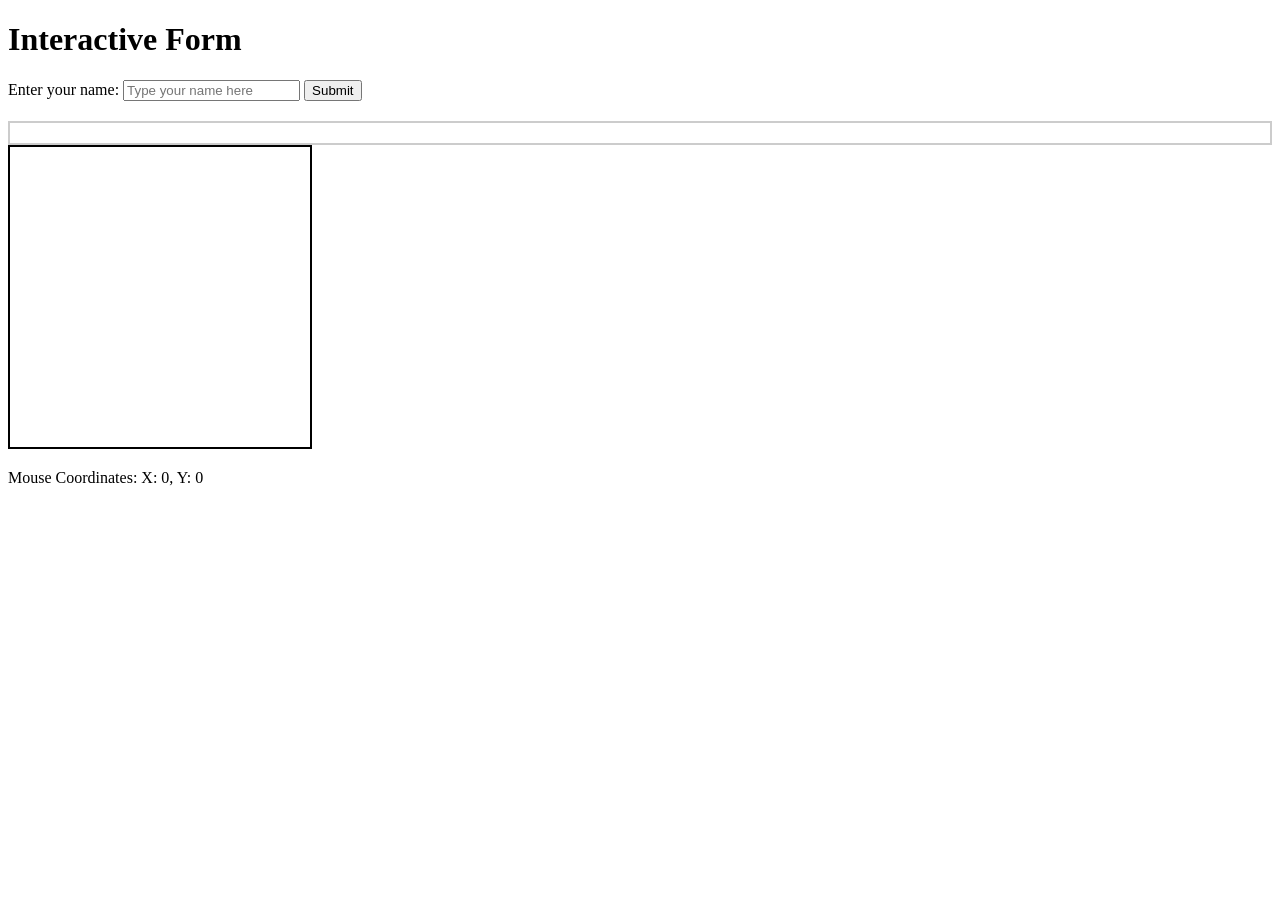
<file: Assignments/Events Challenge/index.html>
<!DOCTYPE html>
<html lang="en">
<head>
  <meta charset="UTF-8">
  <meta name="viewport" content="width=device-width, initial-scale=1.0">
  <title>Interactive Form Challenge</title>

  <style>
    #mouseTracker {
      width: 300px;
      height: 300px;
      border: 2px solid black;
      margin-bottom: 20px;
    }

    #outputDiv {
      margin-top: 20px;
      padding: 10px;
      border: 2px solid #ccc;
    }
  </style>
</head>

<body>
  <h1>Interactive Form</h1>

  <label for="nameInput">Enter your name:</label>
  <input type="text" id="nameInput" placeholder="Type your name here">
  <button id="submitButton">Submit</button>

  <div id="outputDiv"></div>

  <div id="mouseTracker"></div>
  <div id="coordinates">Mouse Coordinates: X: 0, Y: 0</div>

  <script src="main.js"></script>
</body>
</html>
</file>
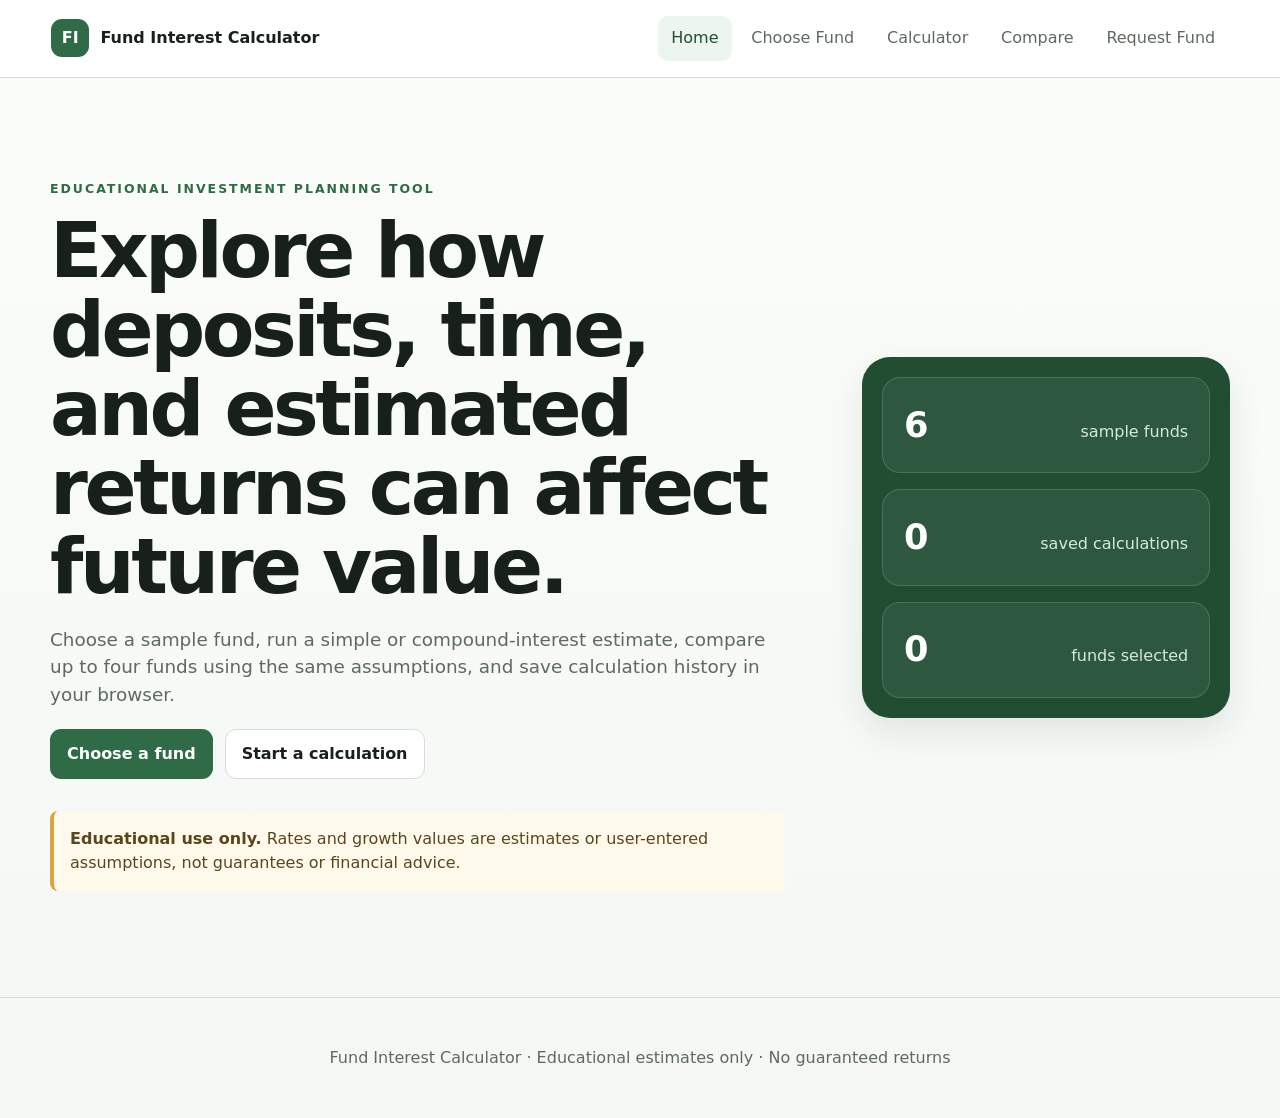
<file: Assignments/Final Project - Fund Interest Calculator/index.html>
<!DOCTYPE html>
<html lang="en">
<head>
  <meta charset="UTF-8">
  <meta name="viewport" content="width=device-width, initial-scale=1.0">
  <meta name="description" content="Estimate simple or compound fund growth, compare funds, and save calculations.">
  <title>Fund Interest Calculator</title>
  <link rel="stylesheet" href="css/styles.css">
  <script src="js/script.js" defer></script>
</head>
<body>
  <header class="site-header">
    <a class="brand" href="#home" data-view="home" aria-label="Fund Interest Calculator home">
      <span class="brand-mark">FI</span>
      <span>Fund Interest Calculator</span>
    </a>
    <button class="menu-button" id="menuButton" aria-expanded="false" aria-controls="mainNav">Menu</button>
    <nav id="mainNav" class="main-nav" aria-label="Primary navigation">
      <button class="nav-link active" data-view="home">Home</button>
      <button class="nav-link" data-view="funds">Choose Fund</button>
      <button class="nav-link" data-view="calculator">Calculator</button>
      <button class="nav-link" data-view="compare">Compare</button>
      <button class="nav-link" data-view="request">Request Fund</button>
    </nav>
  </header>

  <main>
    <section id="home" class="view active-view hero" aria-labelledby="homeTitle">
      <div class="hero-copy">
        <p class="eyebrow">Educational investment planning tool</p>
        <h1 id="homeTitle">Explore how deposits, time, and estimated returns can affect future value.</h1>
        <p>Choose a sample fund, run a simple or compound-interest estimate, compare up to four funds using the same assumptions, and save calculation history in your browser.</p>
        <div class="button-row">
          <button class="button primary" data-view="funds">Choose a fund</button>
          <button class="button secondary" data-view="calculator">Start a calculation</button>
        </div>
        <p class="disclaimer"><strong>Educational use only.</strong> Rates and growth values are estimates or user-entered assumptions, not guarantees or financial advice.</p>
      </div>
      <div class="hero-card" aria-label="Application highlights">
        <div class="stat"><strong id="fundCount">0</strong><span>sample funds</span></div>
        <div class="stat"><strong id="savedCount">0</strong><span>saved calculations</span></div>
        <div class="stat"><strong id="compareCount">0</strong><span>funds selected</span></div>
      </div>
    </section>

    <section id="funds" class="view" aria-labelledby="fundsTitle">
      <div class="section-heading">
        <div>
          <p class="eyebrow">Fund library</p>
          <h2 id="fundsTitle">Choose a fund</h2>
          <p>Search, filter, and sort the sample data. Select a fund to load its estimated rate into the calculator or add it to the comparison list.</p>
        </div>
      </div>

      <div class="toolbar card">
        <label>Search funds
          <input id="fundSearch" type="search" placeholder="Name, ticker, or provider">
        </label>
        <label>Interest type
          <select id="typeFilter">
            <option value="all">All types</option>
            <option value="compound">Compound</option>
            <option value="simple">Simple</option>
          </select>
        </label>
        <label>Sort by
          <select id="sortFunds">
            <option value="name">Fund name</option>
            <option value="rate-desc">Estimated rate: high to low</option>
            <option value="rate-asc">Estimated rate: low to high</option>
            <option value="growth-desc">Anticipated growth: high to low</option>
          </select>
        </label>
      </div>

      <div class="table-wrap card">
        <table>
          <thead>
            <tr>
              <th>Fund</th>
              <th>Provider</th>
              <th>Interest type</th>
              <th>Estimated rate</th>
              <th>Anticipated growth</th>
              <th>Actions</th>
            </tr>
          </thead>
          <tbody id="fundTableBody"></tbody>
        </table>
        <p id="noFundsMessage" class="empty-state hidden">No matching fund was found. Enter assumptions manually in the calculator or request that a fund be added.</p>
      </div>
    </section>

    <section id="calculator" class="view" aria-labelledby="calculatorTitle">
      <div class="section-heading">
        <div>
          <p class="eyebrow">Interactive calculator</p>
          <h2 id="calculatorTitle">Interest calculator</h2>
          <p>Results update as you type. Recurring deposits can be monthly or yearly, and compound interest can be applied monthly, quarterly, or annually.</p>
        </div>
      </div>

      <div class="calculator-layout">
        <form id="calculatorForm" class="card form-card" novalidate>
          <div class="form-grid">
            <label class="wide">Fund or calculation name
              <input id="calcName" type="text" maxlength="50" placeholder="Example: Retirement estimate">
            </label>
            <label>Initial deposit ($)
              <input id="principal" type="number" min="0" step="0.01" value="1000" required>
            </label>
            <label>Estimated annual rate (%)
              <input id="rate" type="number" min="0" max="100" step="0.01" value="7" required>
            </label>
            <label>Time period (years)
              <input id="years" type="number" min="1" max="100" step="1" value="10" required>
            </label>
            <label>Interest type
              <select id="interestType">
                <option value="compound">Compound</option>
                <option value="simple">Simple</option>
              </select>
            </label>
            <label>Recurring deposit ($)
              <input id="recurringDeposit" type="number" min="0" step="0.01" value="100">
            </label>
            <label>Deposit schedule
              <select id="depositFrequency">
                <option value="monthly">Monthly</option>
                <option value="yearly">Yearly</option>
              </select>
            </label>
            <label id="compoundFrequencyLabel">Compounding schedule
              <select id="compoundFrequency">
                <option value="12">Monthly</option>
                <option value="4">Quarterly</option>
                <option value="1">Annually</option>
              </select>
            </label>
          </div>
          <div id="calculatorErrors" class="message error hidden" role="alert"></div>
          <div class="button-row">
            <button type="button" id="saveCalculation" class="button primary">Save calculation</button>
            <button type="reset" class="button secondary">Reset</button>
          </div>
        </form>

        <aside class="card result-card" aria-live="polite">
          <p class="result-label">Estimated future value</p>
          <p id="futureValue" class="result-value">$0.00</p>
          <div class="result-breakdown">
            <div><span>Total contributions</span><strong id="totalContributions">$0.00</strong></div>
            <div><span>Estimated earnings</span><strong id="estimatedEarnings">$0.00</strong></div>
          </div>
          <div class="mini-chart" aria-hidden="true">
            <div id="contributionBar" class="bar contributions"></div>
            <div id="earningsBar" class="bar earnings"></div>
          </div>
          <button class="button secondary full" data-view="compare">Compare to selected funds</button>
        </aside>
      </div>

      <section class="history-section" aria-labelledby="historyTitle">
        <div class="section-heading compact">
          <div><h3 id="historyTitle">Calculation history</h3><p>Saved locally on this device.</p></div>
          <button id="clearHistory" class="text-button">Clear all</button>
        </div>
        <div id="historyList" class="history-grid"></div>
      </section>
    </section>

    <section id="compare" class="view" aria-labelledby="compareTitle">
      <div class="section-heading">
        <div>
          <p class="eyebrow">Side-by-side estimates</p>
          <h2 id="compareTitle">Compare funds</h2>
          <p>All selected funds use the same starting deposit, recurring contribution, deposit schedule, and time period from the calculator.</p>
        </div>
      </div>

      <div id="comparisonSummary" class="message info">Select up to four funds from the fund library to begin.</div>
      <div id="comparisonList" class="comparison-grid"></div>
      <div class="button-row">
        <button class="button secondary" data-view="funds">Add or change funds</button>
        <button id="clearComparison" class="button danger">Clear comparison</button>
      </div>
    </section>

    <section id="request" class="view" aria-labelledby="requestTitle">
      <div class="section-heading">
        <div>
          <p class="eyebrow">Fund request</p>
          <h2 id="requestTitle">Request a fund to be added</h2>
          <p>This classroom version stores requests only in your browser using localStorage. It does not send them to an administrator or external service.</p>
        </div>
      </div>

      <form id="requestForm" class="card request-form" novalidate>
        <label>Fund name or ticker symbol
          <input id="requestFundName" type="text" maxlength="60" required placeholder="Example: VTI">
        </label>
        <label>Why would it be a useful addition?
          <textarea id="requestReason" maxlength="500" required placeholder="Explain why this fund should be included..."></textarea>
          <span class="character-count"><span id="reasonCount">0</span>/500</span>
        </label>
        <label>Email (optional)
          <input id="requestEmail" type="email" placeholder="name@example.com">
        </label>
        <div id="requestMessage" class="message hidden" role="status"></div>
        <button class="button primary" type="submit">Save request locally</button>
      </form>
      <div class="card saved-requests">
        <div class="section-heading compact">
          <div><h3>Saved requests</h3><p>Requests stored on this device.</p></div>
          <button id="clearRequests" class="text-button">Clear all</button>
        </div>
        <div id="requestList"></div>
      </div>
    </section>
  </main>

  <footer>
    <p>Fund Interest Calculator · Educational estimates only · No guaranteed returns</p>
  </footer>
</body>
</html>
</file>
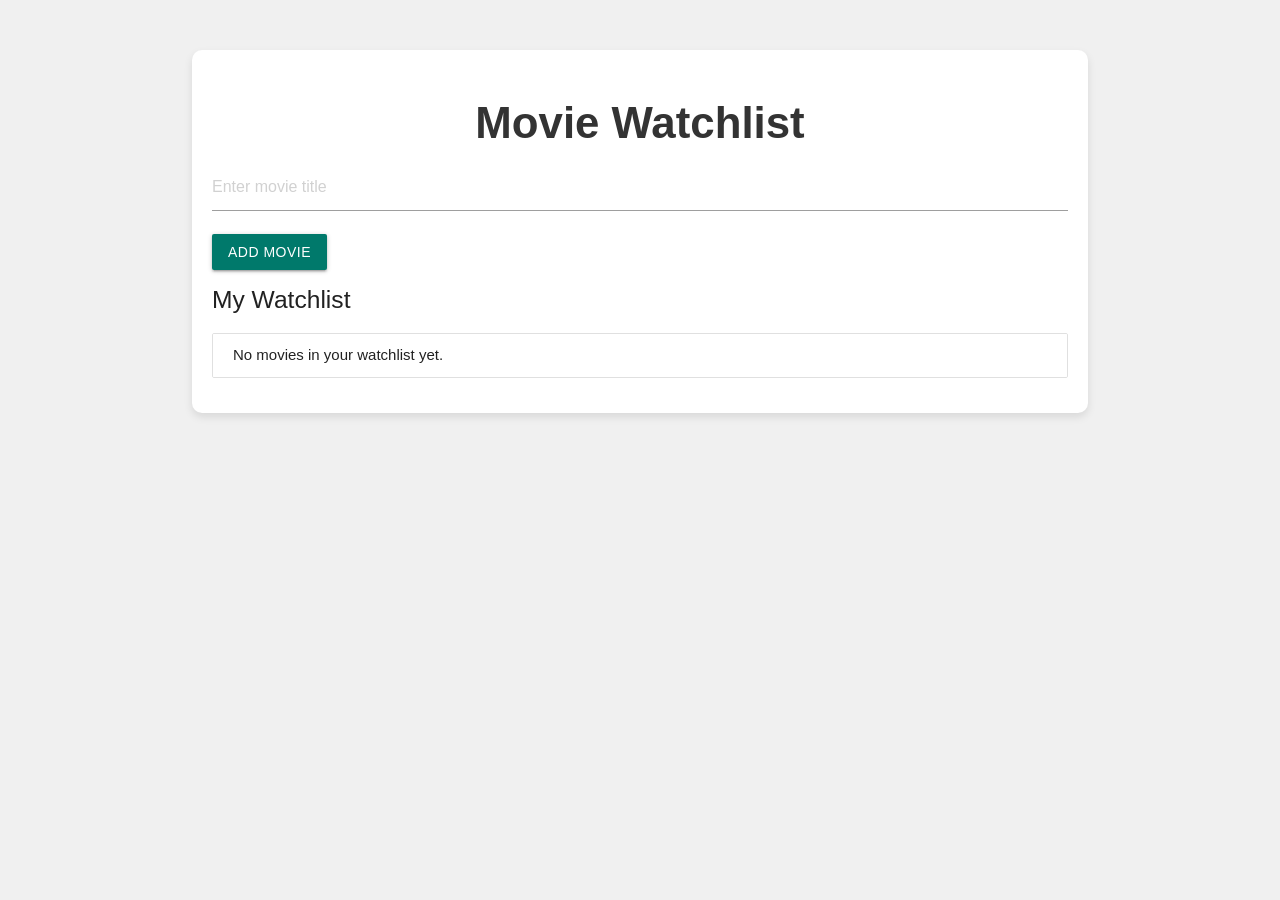
<file: Assignments/MovieWatchList/index.html>
<!DOCTYPE html>
<html lang="en">
  <head>
    <meta charset="UTF-8" />
    <meta name="viewport" content="width=device-width, initial-scale=1.0" />
    <title>Movie Watchlist</title>
    <link
      href="https://fonts.googleapis.com/icon?family=Material+Icons"
      rel="stylesheet"
    />
    <link
      rel="stylesheet"
      href="https://cdnjs.cloudflare.com/ajax/libs/materialize/1.0.0/css/materialize.min.css"
    />
    <link rel="stylesheet" href="css/styles.css" />
  </head>
  <body>
    <div class="container">
      <h3 class="center-align">Movie Watchlist</h3>

      <div class="input-field">
        <input
          id="movie-name"
          type="text"
          class="validate"
          placeholder="Enter movie title"
        />
      </div>
      <button
        id="add-movie-btn"
        class="btn waves-effect waves-light"
        type="button"
      >
        Add Movie
      </button>

      <h5>My Watchlist</h5>
      <ul id="movie-list" class="collection">
        <!-- Movies will be added here dynamically -->
      </ul>
    </div>

    <script src="js/main.js"></script>
  </body>
</html>
</file>
<file: Assignments/Final Project - Fund Interest Calculator/css/styles.css>
:root {
  --bg: #f4f7f4;
  --surface: #ffffff;
  --surface-soft: #edf5ef;
  --text: #17211a;
  --muted: #5d6a60;
  --primary: #2f6b46;
  --primary-dark: #214d33;
  --accent: #d9a441;
  --danger: #a33a3a;
  --border: #d6ded7;
  --shadow: 0 14px 35px rgba(29, 54, 38, 0.10);
  --radius: 18px;
}

* { box-sizing: border-box; }
html { scroll-behavior: smooth; }
body {
  margin: 0;
  font-family: Inter, ui-sans-serif, system-ui, -apple-system, BlinkMacSystemFont, "Segoe UI", sans-serif;
  color: var(--text);
  background: linear-gradient(180deg, #fbfdfb 0%, var(--bg) 100%);
  line-height: 1.5;
}
button, input, select, textarea { font: inherit; }
button { cursor: pointer; }

.site-header {
  position: sticky;
  top: 0;
  z-index: 20;
  display: flex;
  align-items: center;
  justify-content: space-between;
  gap: 1rem;
  padding: 1rem clamp(1rem, 4vw, 4rem);
  background: rgba(255,255,255,0.94);
  border-bottom: 1px solid var(--border);
  backdrop-filter: blur(12px);
}
.brand { display: flex; align-items: center; gap: .7rem; color: var(--text); text-decoration: none; font-weight: 800; }
.brand-mark { display: grid; place-items: center; width: 38px; height: 38px; border-radius: 11px; background: var(--primary); color: white; }
.main-nav { display: flex; gap: .35rem; flex-wrap: wrap; }
.nav-link { border: 0; background: transparent; color: var(--muted); padding: .65rem .85rem; border-radius: 10px; }
.nav-link:hover, .nav-link.active { background: var(--surface-soft); color: var(--primary-dark); }
.menu-button { display: none; border: 1px solid var(--border); background: white; border-radius: 10px; padding: .55rem .75rem; }

main { width: min(1180px, calc(100% - 2rem)); margin: 0 auto; }
.view { display: none; min-height: calc(100vh - 150px); padding: clamp(2.5rem, 7vw, 6rem) 0; animation: fade .25s ease; }
.active-view { display: block; }
@keyframes fade { from { opacity: .2; transform: translateY(8px); } to { opacity: 1; transform: none; } }

.hero { grid-template-columns: 1.4fr .7fr; align-items: center; gap: clamp(2rem, 6vw, 6rem); }
.hero.active-view { display: grid; }
.hero h1 { margin: .4rem 0 1.2rem; font-size: clamp(2.5rem, 6vw, 5.2rem); line-height: 1.03; letter-spacing: -.045em; }
.hero-copy > p:not(.eyebrow):not(.disclaimer) { font-size: 1.15rem; max-width: 70ch; color: var(--muted); }
.eyebrow { text-transform: uppercase; letter-spacing: .16em; font-size: .78rem; font-weight: 800; color: var(--primary); }
.disclaimer { margin-top: 2rem; padding: 1rem; border-left: 4px solid var(--accent); background: #fff9ec; color: #59461d; border-radius: 8px; }
.hero-card { display: grid; gap: 1rem; padding: 1.25rem; background: var(--primary-dark); border-radius: 28px; box-shadow: var(--shadow); color: white; }
.stat { display: flex; justify-content: space-between; align-items: baseline; gap: 1rem; padding: 1.3rem; border: 1px solid rgba(255,255,255,.15); border-radius: 18px; background: rgba(255,255,255,.06); }
.stat strong { font-size: 2.2rem; }
.stat span { color: #d8e7dd; }

.section-heading { display: flex; justify-content: space-between; align-items: end; gap: 1rem; margin-bottom: 1.5rem; }
.section-heading h2 { margin: .2rem 0; font-size: clamp(2.2rem, 5vw, 4rem); letter-spacing: -.04em; }
.section-heading h3 { margin: 0; font-size: 1.5rem; }
.section-heading p { margin: .25rem 0 0; color: var(--muted); max-width: 75ch; }
.section-heading.compact { margin-bottom: 1rem; align-items: center; }

.card { background: var(--surface); border: 1px solid var(--border); border-radius: var(--radius); box-shadow: var(--shadow); }
.toolbar { display: grid; grid-template-columns: 2fr 1fr 1.3fr; gap: 1rem; padding: 1rem; margin-bottom: 1rem; }
label { display: grid; gap: .4rem; color: #344239; font-size: .9rem; font-weight: 700; }
input, select, textarea { width: 100%; padding: .78rem .85rem; border: 1px solid #bfc9c1; border-radius: 10px; color: var(--text); background: white; }
input:focus, select:focus, textarea:focus { outline: 3px solid rgba(47,107,70,.16); border-color: var(--primary); }
textarea { min-height: 160px; resize: vertical; }

.table-wrap { overflow-x: auto; }
table { width: 100%; border-collapse: collapse; min-width: 850px; }
th, td { padding: 1rem; text-align: left; border-bottom: 1px solid var(--border); }
th { background: var(--primary-dark); color: white; font-size: .84rem; text-transform: uppercase; letter-spacing: .04em; }
tbody tr:hover { background: #f7faf7; }
.fund-name { font-weight: 800; }
.ticker { color: var(--muted); font-size: .84rem; }
.action-cell { display: flex; gap: .45rem; }
.small-button { border: 1px solid var(--border); border-radius: 8px; background: white; padding: .5rem .65rem; }
.small-button.primary { background: var(--primary); border-color: var(--primary); color: white; }
.small-button.selected { background: #fff3d4; border-color: var(--accent); color: #604913; }

.button-row { display: flex; gap: .75rem; flex-wrap: wrap; margin-top: 1.25rem; }
.button { border: 1px solid transparent; border-radius: 11px; padding: .78rem 1rem; font-weight: 800; }
.button.primary { background: var(--primary); color: white; }
.button.primary:hover { background: var(--primary-dark); }
.button.secondary { background: white; border-color: var(--border); color: var(--text); }
.button.danger { background: #fff0f0; border-color: #efc2c2; color: var(--danger); }
.button.full { width: 100%; margin-top: 1rem; }
.text-button { border: 0; background: transparent; color: var(--danger); font-weight: 700; }

.calculator-layout { display: grid; grid-template-columns: 1.4fr .7fr; gap: 1.25rem; align-items: start; }
.form-card { padding: 1.25rem; }
.form-grid { display: grid; grid-template-columns: repeat(2, 1fr); gap: 1rem; }
.wide { grid-column: 1 / -1; }
.result-card { position: sticky; top: 100px; padding: 1.5rem; text-align: center; }
.result-label { color: var(--muted); margin: 0; }
.result-value { margin: .25rem 0 1rem; font-size: clamp(2.5rem, 5vw, 4rem); font-weight: 900; color: var(--primary-dark); letter-spacing: -.04em; }
.result-breakdown { display: grid; gap: .55rem; text-align: left; }
.result-breakdown div { display: flex; justify-content: space-between; gap: 1rem; padding: .75rem; background: var(--surface-soft); border-radius: 10px; }
.mini-chart { display: flex; height: 18px; margin: 1.25rem 0; overflow: hidden; border-radius: 999px; background: #e6ece7; }
.bar { min-width: 0; transition: width .3s ease; }
.contributions { background: var(--primary); }
.earnings { background: var(--accent); }

.history-section { margin-top: 2rem; }
.history-grid { display: grid; grid-template-columns: repeat(auto-fit, minmax(260px, 1fr)); gap: 1rem; }
.history-card { padding: 1rem; }
.history-card h4 { margin: 0 0 .25rem; }
.history-card p { color: var(--muted); margin: .25rem 0; }
.history-value { font-size: 1.6rem; font-weight: 900; color: var(--primary); }
.history-actions { display: flex; gap: .5rem; margin-top: .8rem; }

.message { padding: 1rem; border-radius: 12px; margin: 1rem 0; }
.message.error { background: #fff1f1; border: 1px solid #f0c2c2; color: #7e2525; }
.message.info { background: #eef6ff; border: 1px solid #c8def3; color: #204a6a; }
.message.success { background: #eef9f0; border: 1px solid #bedfc5; color: #245b31; }
.hidden { display: none !important; }
.empty-state { padding: 2rem; text-align: center; color: var(--muted); }

.comparison-grid { display: grid; gap: 1rem; margin: 1rem 0; }
.comparison-card { padding: 1.25rem; display: grid; grid-template-columns: 1.1fr 1.4fr auto; gap: 1rem; align-items: center; }
.comparison-card h3 { margin: 0; }
.comparison-card p { margin: .2rem 0; color: var(--muted); }
.comparison-bar-track { height: 24px; border-radius: 999px; background: #e7ece8; overflow: hidden; }
.comparison-bar { height: 100%; min-width: 2px; background: linear-gradient(90deg, var(--primary), #73a987); border-radius: inherit; }
.compare-value { font-size: 1.25rem; font-weight: 900; text-align: right; }

.request-form, .saved-requests { padding: 1.25rem; max-width: 850px; margin-bottom: 1.25rem; }
.request-form { display: grid; gap: 1rem; }
.character-count { justify-self: end; color: var(--muted); font-size: .8rem; font-weight: 500; }
.request-item { display: grid; grid-template-columns: 1fr auto; gap: .75rem; padding: 1rem 0; border-top: 1px solid var(--border); }
.request-item:first-child { border-top: 0; }
.request-item h4 { margin: 0; }
.request-item p { margin: .25rem 0; color: var(--muted); }

footer { padding: 2rem 1rem; text-align: center; color: var(--muted); border-top: 1px solid var(--border); }

@media (max-width: 850px) {
  .menu-button { display: block; }
  .main-nav { display: none; position: absolute; top: 70px; left: 1rem; right: 1rem; padding: .75rem; background: white; border: 1px solid var(--border); border-radius: 14px; box-shadow: var(--shadow); }
  .main-nav.open { display: grid; }
  .nav-link { text-align: left; }
  .hero.active-view, .calculator-layout { grid-template-columns: 1fr; }
  .hero-card { grid-template-columns: repeat(3, 1fr); }
  .stat { display: grid; text-align: center; }
  .toolbar { grid-template-columns: 1fr; }
  .result-card { position: static; }
  .comparison-card { grid-template-columns: 1fr; }
  .compare-value { text-align: left; }
}

@media (max-width: 560px) {
  .brand span:last-child { display: none; }
  .hero-card { grid-template-columns: 1fr; }
  .form-grid { grid-template-columns: 1fr; }
  .wide { grid-column: auto; }
  .section-heading { align-items: start; }
}
</file>
<file: Assignments/MovieWatchList/css/styles.css>
body {
  background-color: #f0f0f0;
  font-family: Arial, sans-serif;
}

.container {
  margin-top: 50px;
  padding: 20px;
  background-color: #fff;
  border-radius: 10px;
  box-shadow: 0 4px 8px rgba(0, 0, 0, 0.1);
}

h3 {
  color: #333;
  font-weight: bold;
}

input {
  margin-bottom: 20px;
}

#movie-list {
  margin-top: 20px;
}

.collection-item {
  display: flex;
  justify-content: space-between;
  align-items: center;
}

.collection-item .movie-title {
  font-weight: 500;
}

.collection-item .remove-btn {
  color: red;
  cursor: pointer;
}

#add-movie-btn {
  background-color: #00796b;
}

#add-movie-btn:hover {
  background-color: #004d40;
}
</file>
